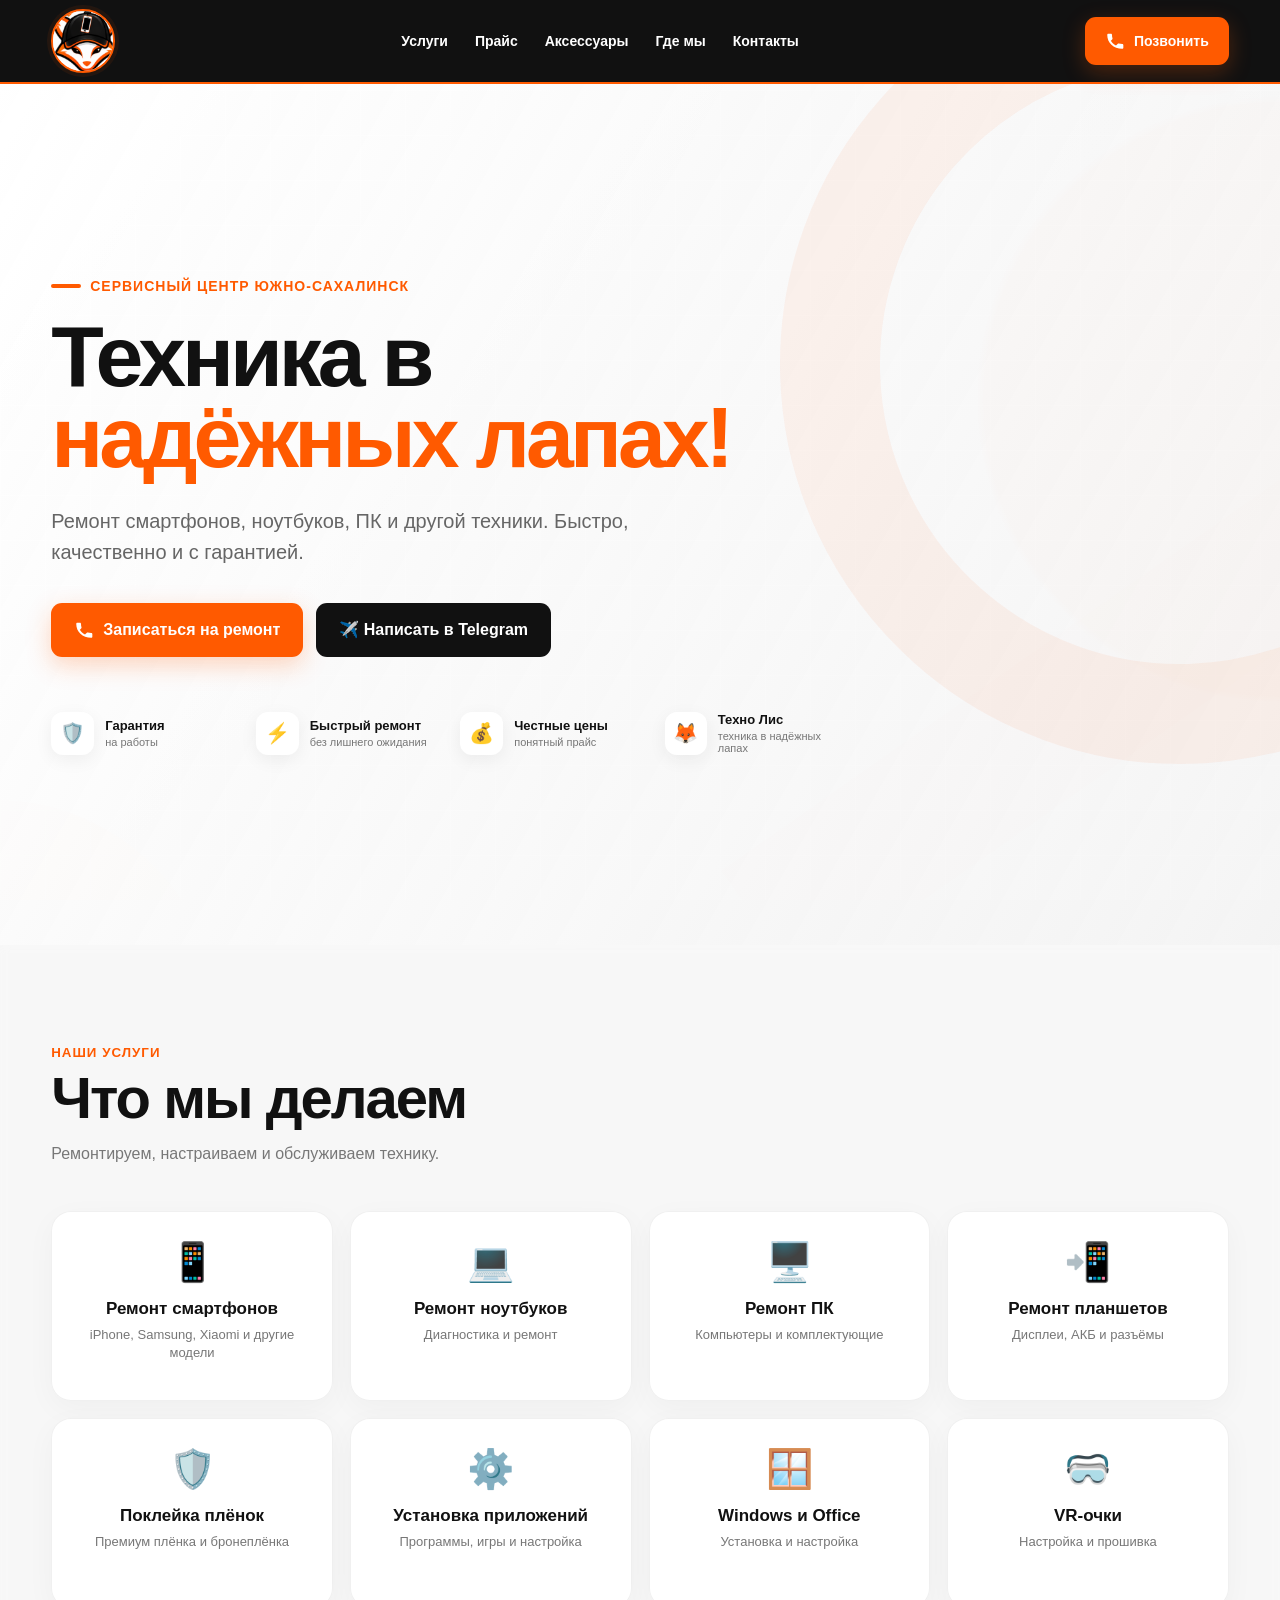
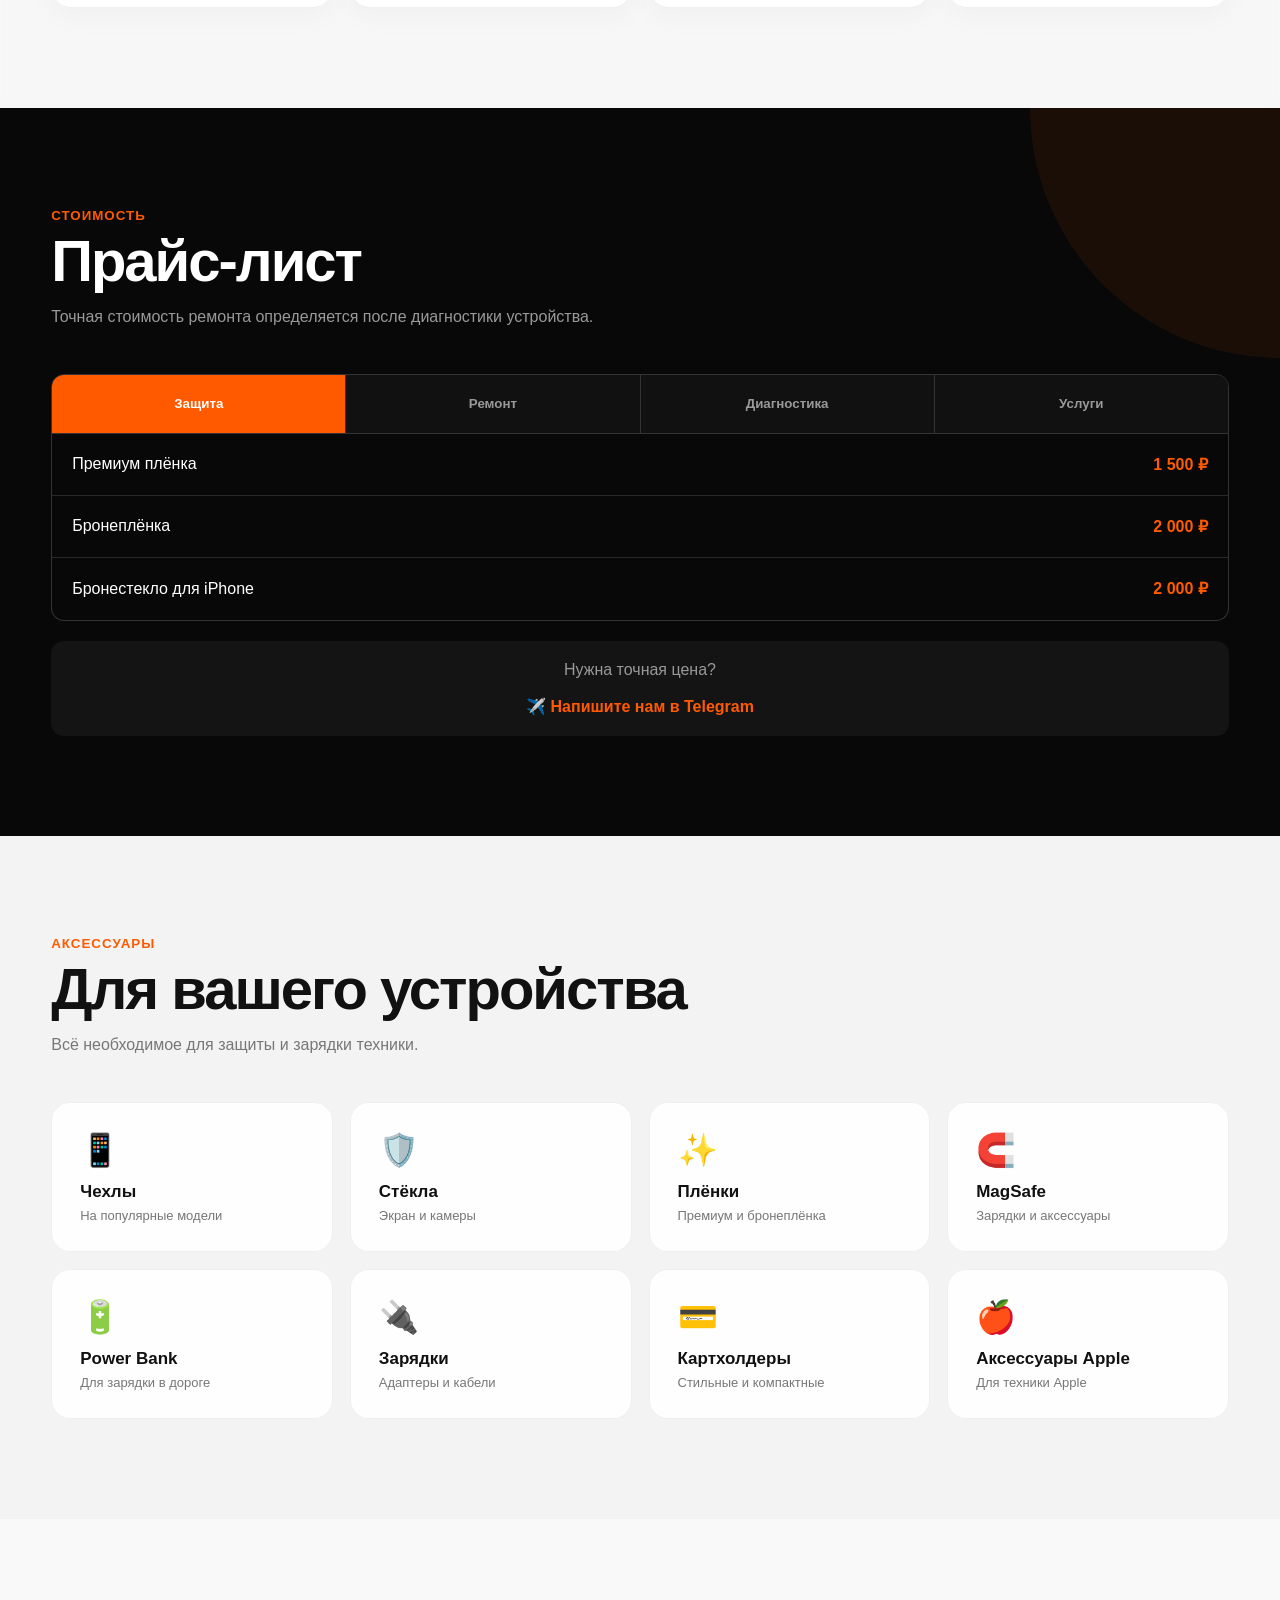
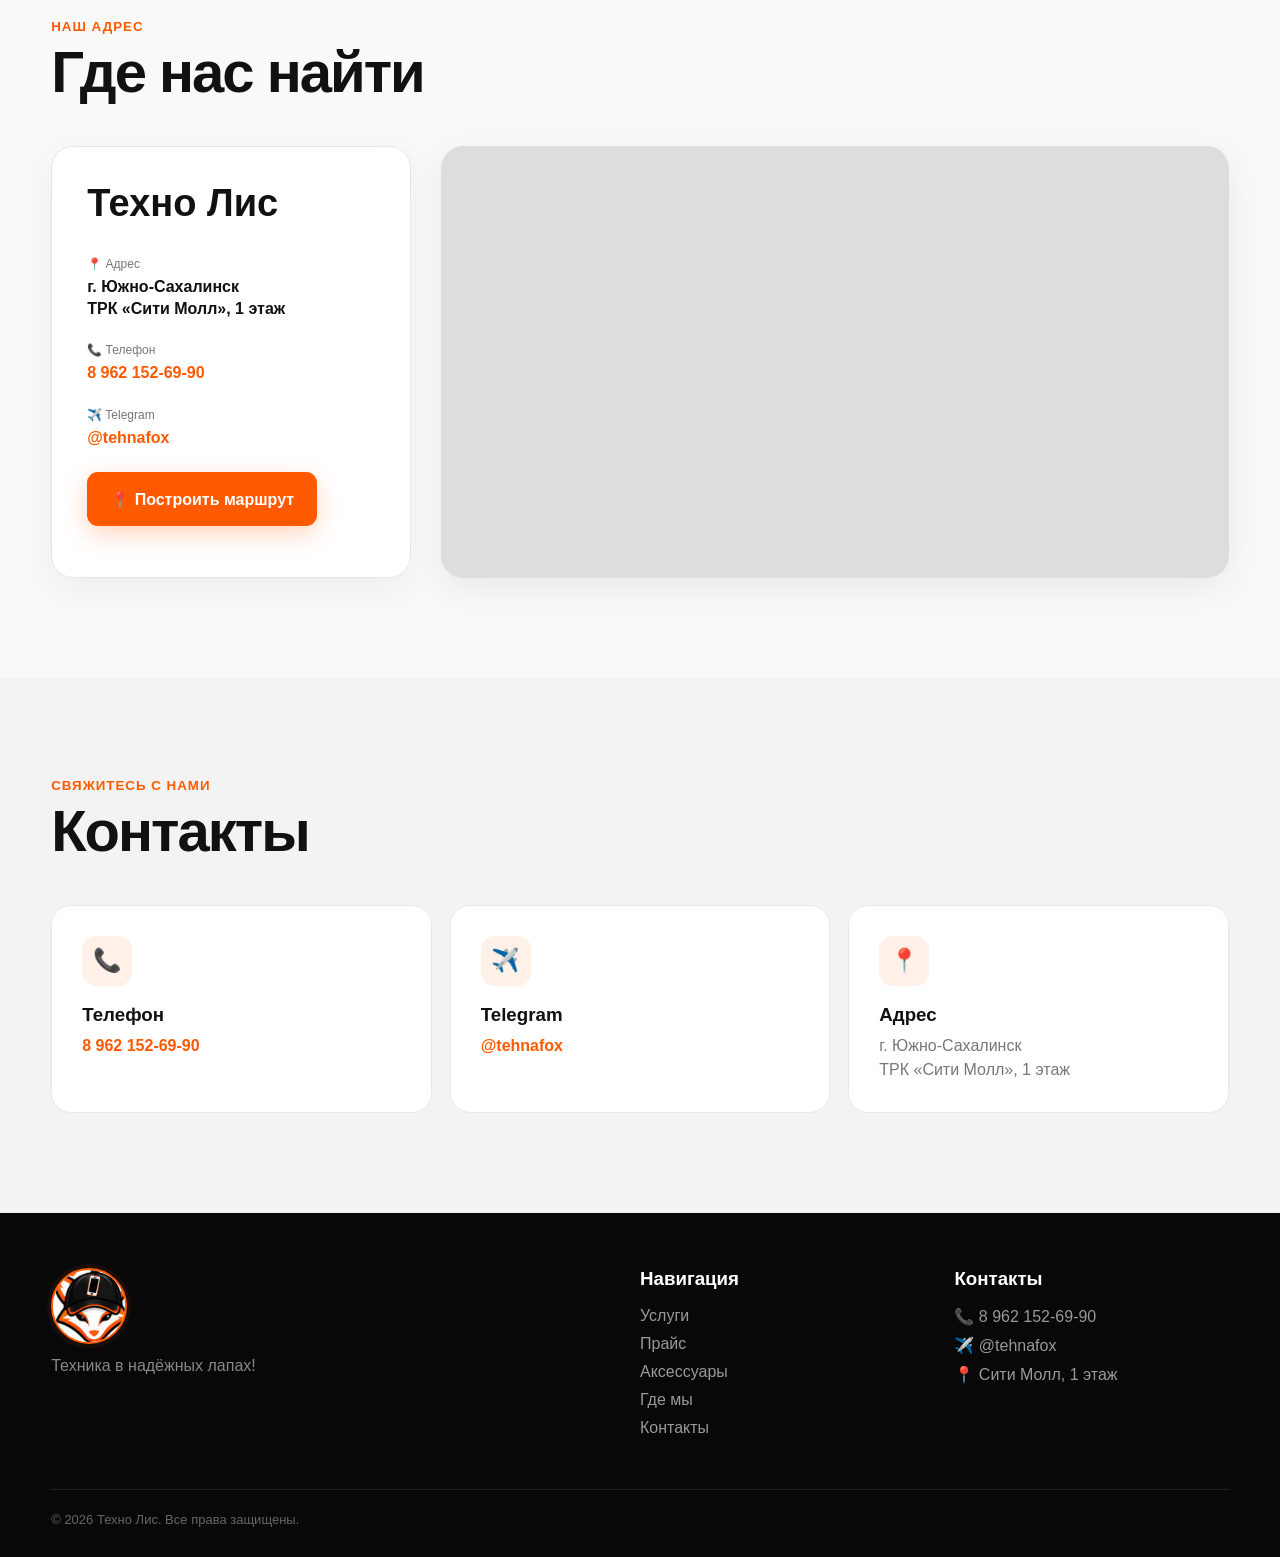
<file: index.html>
<!DOCTYPE html>
<html lang="ru">

<head>

<meta charset="UTF-8">

<meta name="viewport" content="width=device-width, initial-scale=1.0">

<meta name="theme-color" content="#ff5a00">

<title>Техно Лис — ремонт техники в Южно-Сахалинске</title>

<meta name="description"
content="Техно Лис — ремонт смартфонов, ноутбуков, ПК и другой техники в Южно-Сахалинске. ТРК Сити Молл, 1 этаж.">


<style>

/* =====================================================
   01. ОСНОВА
===================================================== */

* {
    margin: 0;
    padding: 0;
    box-sizing: border-box;
}

html {
    scroll-behavior: smooth;
}

body {

    font-family:
        Arial,
        Helvetica,
        sans-serif;

    color: #111;

    background: #eeeeee;

    overflow-x: hidden;
}

a {
    text-decoration: none;
    color: inherit;
}

button {
    font-family: inherit;
}

.container {

    width: min(1180px, 92%);

    margin: 0 auto;
}


/* =====================================================
   02. НОВЫЙ ФОН
===================================================== */

.site-background {

    position: fixed;

    inset: 0;

    z-index: -10;

    overflow: hidden;

    background:

        linear-gradient(
            135deg,
            #f8f8f8 0%,
            #eeeeee 50%,
            #f5f5f5 100%
        );
}


/* Технологичная сетка */

.site-background::before {

    content: "";

    position: absolute;

    inset: 0;

    opacity: .45;

    background-image:

        linear-gradient(
            rgba(255,255,255,.8) 1px,
            transparent 1px
        ),

        linear-gradient(
            90deg,
            rgba(255,255,255,.8) 1px,
            transparent 1px
        );

    background-size: 45px 45px;
}


/* Большой оранжевый круг */

.bg-circle-one {

    position: absolute;

    width: 600px;
    height: 600px;

    border-radius: 50%;

    right: -300px;
    top: 100px;

    background: #ff5a00;

    opacity: .055;

    filter: blur(2px);
}


/* Второй круг */

.bg-circle-two {

    position: absolute;

    width: 450px;
    height: 450px;

    border-radius: 50%;

    left: -230px;
    top: 800px;

    background: #ff5a00;

    opacity: .045;
}


/* Диагональная фигура */

.bg-line {

    position: absolute;

    width: 900px;
    height: 140px;

    right: -300px;
    top: 600px;

    background: #ff5a00;

    opacity: .025;

    transform: rotate(-35deg);
}


/* =====================================================
   03. HEADER
===================================================== */

header {

    position: sticky;

    top: 0;

    z-index: 1000;

    background:
        rgba(8,8,8,.96);

    border-bottom:
        2px solid #ff5a00;

    backdrop-filter:
        blur(12px);
}

.header-inner {

    min-height: 82px;

    display: flex;

    align-items: center;

    justify-content: space-between;

    gap: 25px;
}


/* =====================================================
   04. ЛОГОТИП
===================================================== */

.logo-circle {

    width: 64px;
    height: 64px;

    border-radius: 50%;

    overflow: hidden;

    background: #fff;

    border:
        2px solid #ff5a00;

    display: flex;

    align-items: center;

    justify-content: center;

    flex-shrink: 0;

    box-shadow:
        0 0 0 4px rgba(255,90,0,.08);
}

.logo-circle img {

    width: 100%;
    height: 100%;

    object-fit: cover;

    display: block;
}


/* =====================================================
   05. НАВИГАЦИЯ
===================================================== */

nav {

    display: flex;

    align-items: center;

    gap: 27px;
}

nav a {

    color: #fff;

    font-size: 14px;

    font-weight: 700;

    transition: .2s;
}

nav a:hover {

    color: #ff5a00;
}


/* =====================================================
   06. ИКОНКА ТЕЛЕФОНА
===================================================== */

.phone-icon {

    width: 20px;
    height: 20px;

    fill: currentColor;

    flex-shrink: 0;
}


/* =====================================================
   07. КНОПКА ПОЗВОНИТЬ
===================================================== */

.header-phone {

    display: inline-flex;

    align-items: center;

    justify-content: center;

    gap: 9px;

    min-height: 48px;

    padding:
        0 20px;

    border-radius: 11px;

    background: #ff5a00;

    color: #fff;

    font-size: 14px;

    font-weight: 800;

    white-space: nowrap;

    box-shadow:
        0 7px 22px
        rgba(255,90,0,.25);

    transition:
        .25s;
}

.header-phone:hover {

    background: #fff;

    color: #111;

    transform:
        translateY(-2px);
}


/* =====================================================
   08. HERO
===================================================== */

.hero {

    position: relative;

    min-height: 680px;

    display: flex;

    align-items: center;

    overflow: hidden;

    background:

        linear-gradient(
            120deg,
            rgba(255,255,255,.93),
            rgba(245,245,245,.78)
        );
}


/* Декоративная диагональ */

.hero::after {

    content: "";

    position: absolute;

    width: 600px;
    height: 600px;

    right: -300px;
    top: -120px;

    border:
        100px solid
        rgba(255,90,0,.06);

    border-radius: 50%;

    transform:
        rotate(20deg);
}


/* Контент */

.hero-content {

    position: relative;

    z-index: 2;

    max-width: 800px;

    padding:
        90px 0;
}


/* Надпись */

.hero-label {

    display: inline-flex;

    align-items: center;

    gap: 9px;

    color: #ff5a00;

    font-size: 14px;

    font-weight: 900;

    text-transform: uppercase;

    letter-spacing: 1px;

    margin-bottom: 22px;
}

.hero-label::before {

    content: "";

    width: 30px;
    height: 4px;

    border-radius: 5px;

    background: #ff5a00;
}


/* Заголовок */

.hero h1 {

    font-size:
        clamp(48px, 8vw, 86px);

    line-height: .94;

    letter-spacing: -4px;

    margin-bottom: 28px;
}

.hero h1 span {

    color: #ff5a00;
}


/* Описание */

.hero p {

    max-width: 680px;

    color: #666;

    font-size: 20px;

    line-height: 1.55;

    margin-bottom: 35px;
}


/* =====================================================
   09. КНОПКИ HERO
===================================================== */

.buttons {

    display: flex;

    flex-wrap: wrap;

    gap: 13px;
}

.btn {

    min-height: 54px;

    display: inline-flex;

    align-items: center;

    justify-content: center;

    gap: 9px;

    padding:
        0 23px;

    border-radius: 11px;

    font-weight: 900;

    transition: .25s;

    cursor: pointer;
}

.btn-orange {

    background: #ff5a00;

    color: #fff;

    box-shadow:
        0 8px 25px
        rgba(255,90,0,.25);
}

.btn-orange:hover {

    transform:
        translateY(-3px);

    box-shadow:
        0 13px 30px
        rgba(255,90,0,.35);
}

.btn-black {

    background: #111;

    color: #fff;
}

.btn-black:hover {

    background: #222;

    transform:
        translateY(-3px);
}


/* =====================================================
   10. ПРЕИМУЩЕСТВА
===================================================== */

.advantages {

    display: grid;

    grid-template-columns:
        repeat(4,1fr);

    gap: 18px;

    margin-top: 55px;
}

.advantage {

    display: flex;

    align-items: center;

    gap: 11px;
}

.advantage-icon {

    width: 43px;
    height: 43px;

    display: flex;

    align-items: center;

    justify-content: center;

    border-radius: 12px;

    background: #fff;

    box-shadow:
        0 5px 18px
        rgba(0,0,0,.06);

    font-size: 20px;
}

.advantage strong {

    display: block;

    font-size: 13px;
}

.advantage span {

    display: block;

    color: #777;

    font-size: 11px;

    margin-top: 3px;
}


/* =====================================================
   11. СЕКЦИИ
===================================================== */

section {

    padding:
        100px 0;
}

.section-title {

    margin-bottom: 45px;
}

.section-title small {

    display: block;

    color: #ff5a00;

    font-weight: 900;

    text-transform: uppercase;

    letter-spacing: 1px;

    margin-bottom: 9px;
}

.section-title h2 {

    font-size:
        clamp(38px,5vw,58px);

    line-height: 1;

    letter-spacing: -2px;
}

.section-title p {

    max-width: 650px;

    color: #777;

    line-height: 1.5;

    margin-top: 15px;
}


/* =====================================================
   12. УСЛУГИ
===================================================== */

.services {

    background:
        rgba(255,255,255,.55);

    backdrop-filter:
        blur(5px);
}

.service-grid {

    display: grid;

    grid-template-columns:
        repeat(4,1fr);

    gap: 17px;
}

.service {

    min-height: 190px;

    padding: 28px 20px;

    border-radius: 20px;

    background:
        rgba(255,255,255,.92);

    border:
        1px solid rgba(0,0,0,.06);

    box-shadow:
        0 8px 30px
        rgba(0,0,0,.035);

    text-align: center;

    transition: .25s;
}

.service:hover {

    transform:
        translateY(-7px);

    border-color:
        rgba(255,90,0,.5);

    box-shadow:
        0 18px 35px
        rgba(0,0,0,.09);
}

.service-icon {

    font-size: 38px;

    margin-bottom: 15px;
}

.service h3 {

    font-size: 17px;

    margin-bottom: 7px;
}

.service p {

    color: #777;

    font-size: 13px;

    line-height: 1.4;
}


/* =====================================================
   13. ПРАЙС
===================================================== */

.price-section {

    position: relative;

    background: #080808;

    color: #fff;

    overflow: hidden;
}

.price-section::before {

    content: "";

    position: absolute;

    width: 500px;
    height: 500px;

    right: -250px;
    top: -250px;

    border-radius: 50%;

    background: #ff5a00;

    opacity: .08;
}

.price-section .container {

    position: relative;

    z-index: 2;
}

.price-section .section-title p {

    color: #999;
}

.price-tabs {

    display: flex;

    overflow-x: auto;

    border:
        1px solid #333;

    border-radius:
        13px 13px 0 0;

    scrollbar-width: none;
}

.price-tabs::-webkit-scrollbar {

    display: none;
}

.price-tab {

    flex: 1;

    min-width: 170px;

    min-height: 58px;

    border: none;

    border-right:
        1px solid #333;

    background: #111;

    color: #999;

    font-weight: 900;

    cursor: pointer;

    transition: .2s;
}

.price-tab:last-child {

    border-right: none;
}

.price-tab:hover,
.price-tab.active {

    background: #ff5a00;

    color: #fff;
}

.price-content {

    display: none;

    overflow: hidden;

    border:
        1px solid #333;

    border-top: none;

    border-radius:
        0 0 13px 13px;
}

.price-content.active {

    display: block;
}

.price-row {

    display: flex;

    align-items: center;

    justify-content: space-between;

    gap: 20px;

    min-height: 62px;

    padding:
        15px 20px;

    border-bottom:
        1px solid #292929;
}

.price-row:last-child {

    border-bottom: none;
}

.price-name {

    color: #eee;
}

.price-value {

    color: #ff5a00;

    font-weight: 900;

    white-space: nowrap;
}

.price-note {

    margin-top: 20px;

    padding: 20px;

    border-radius: 13px;

    background: #141414;

    color: #999;

    text-align: center;
}

.price-note a {

    color: #ff5a00;

    font-weight: 900;
}


/* =====================================================
   14. АКСЕССУАРЫ
===================================================== */

.accessories {

    background:
        rgba(245,245,245,.72);
}

.accessory-grid {

    display: grid;

    grid-template-columns:
        repeat(4,1fr);

    gap: 17px;
}

.accessory {

    padding: 28px;

    border-radius: 19px;

    background:
        rgba(255,255,255,.9);

    border:
        1px solid rgba(0,0,0,.06);

    transition: .25s;
}

.accessory:hover {

    transform:
        translateY(-5px);

    border-color:
        rgba(255,90,0,.5);
}

.accessory-icon {

    font-size: 32px;

    margin-bottom: 13px;
}

.accessory h3 {

    font-size: 17px;
}

.accessory p {

    color: #777;

    font-size: 13px;

    margin-top: 6px;
}


/* =====================================================
   15. МЕСТОПОЛОЖЕНИЕ
===================================================== */

.location {

    background:
        rgba(255,255,255,.65);
}

.location-grid {

    display: grid;

    grid-template-columns:
        360px 1fr;

    gap: 30px;
}

.location-info {

    padding: 35px;

    border-radius: 22px;

    background:
        rgba(255,255,255,.94);

    border:
        1px solid #e5e5e5;

    box-shadow:
        0 10px 35px
        rgba(0,0,0,.05);
}

.location-info h2 {

    font-size: 38px;

    margin-bottom: 32px;
}

.location-item {

    margin-bottom: 23px;
}

.location-item small {

    display: block;

    color: #777;

    font-size: 12px;

    margin-bottom: 5px;
}

.location-item strong {

    font-size: 16px;

    line-height: 1.4;
}

.location-item a {

    color: #ff5a00;
}

.map {

    min-height: 430px;

    overflow: hidden;

    border-radius: 22px;

    border:
        1px solid #ddd;

    background: #ddd;

    box-shadow:
        0 10px 35px
        rgba(0,0,0,.07);
}

.map iframe {

    display: block;

    width: 100%;
    height: 100%;

    min-height: 430px;

    border: 0;
}


/* =====================================================
   16. КОНТАКТЫ
===================================================== */

.contacts {

    background:
        rgba(245,245,245,.72);
}

.contact-grid {

    display: grid;

    grid-template-columns:
        repeat(3,1fr);

    gap: 18px;
}

.contact-card {

    padding: 30px;

    border-radius: 20px;

    background:
        rgba(255,255,255,.92);

    border:
        1px solid #e8e8e8;

    transition: .25s;
}

.contact-card:hover {

    transform:
        translateY(-5px);

    border-color:
        #ff5a00;
}

.contact-icon {

    width: 50px;
    height: 50px;

    display: flex;

    align-items: center;

    justify-content: center;

    border-radius: 14px;

    background:
        rgba(255,90,0,.09);

    font-size: 23px;

    margin-bottom: 18px;
}

.contact-card h3 {

    margin-bottom: 8px;
}

.contact-card p {

    color: #777;

    line-height: 1.5;
}

.contact-card a {

    color: #ff5a00;

    font-weight: 900;
}


/* =====================================================
   17. FOOTER
===================================================== */

footer {

    background: #080808;

    color: #fff;

    padding:
        55px 0 30px;
}

.footer-grid {

    display: grid;

    grid-template-columns:
        2fr 1fr 1fr;

    gap: 40px;
}

.footer-logo {

    width: 76px;
    height: 76px;
}

.footer-description {

    color: #888;

    margin-top: 13px;
}

.footer-column h3 {

    margin-bottom: 17px;
}

.footer-column a {

    display: block;

    color: #999;

    margin-bottom: 10px;

    transition: .2s;
}

.footer-column a:hover {

    color: #ff5a00;
}

.copyright {

    margin-top: 42px;

    padding-top: 22px;

    border-top:
        1px solid #222;

    color: #666;

    font-size: 13px;
}


/* =====================================================
   18. НИЖНЯЯ ПАНЕЛЬ ДЛЯ ТЕЛЕФОНА
===================================================== */

.mobile-bottom {

    display: none;
}


/* =====================================================
   19. АДАПТАЦИЯ
===================================================== */

@media(max-width:1000px) {

    nav {

        gap: 15px;
    }

    nav a {

        font-size: 12px;
    }

    .service-grid {

        grid-template-columns:
            repeat(2,1fr);
    }

    .accessory-grid {

        grid-template-columns:
            repeat(2,1fr);
    }

    .advantages {

        grid-template-columns:
            repeat(2,1fr);
    }

    .location-grid {

        grid-template-columns:
            1fr;
    }

    .map {

        min-height: 400px;
    }

    .contact-grid {

        grid-template-columns:
            repeat(3,1fr);
    }
}


/* =====================================================
   20. СМАРТФОН
===================================================== */

@media(max-width:700px) {

    body {

        padding-bottom: 72px;
    }

    header {

        position: sticky;
    }

    .header-inner {

        min-height: 70px;

        gap: 10px;
    }

    .logo-circle {

        width: 53px;
        height: 53px;
    }

    nav {

        display: none;
    }

    .header-phone {

        width: 47px;
        height: 47px;

        min-height: 47px;

        padding: 0;

        border-radius: 50%;
    }

    .header-phone span {

        display: none;
    }

    .header-phone .phone-icon {

        width: 22px;
        height: 22px;
    }


    /* HERO */

    .hero {

        min-height: 650px;
    }

    .hero-content {

        padding:
            70px 0;
    }

    .hero h1 {

        font-size:
            clamp(46px,14vw,66px);

        letter-spacing:
            -3px;
    }

    .hero p {

        font-size: 17px;
    }

    .buttons {

        display: grid;

        grid-template-columns:
            1fr;

        width: 100%;
    }

    .btn {

        width: 100%;

        min-height: 56px;
    }

    .advantages {

        grid-template-columns:
            1fr 1fr;

        gap: 20px 10px;

        margin-top: 40px;
    }

    .advantage-icon {

        width: 38px;
        height: 38px;

        font-size: 17px;
    }

    .advantage strong {

        font-size: 12px;
    }

    .advantage span {

        font-size: 10px;
    }


    /* SECTIONS */

    section {

        padding:
            70px 0;
    }

    .section-title {

        margin-bottom: 32px;
    }

    .section-title h2 {

        font-size: 39px;

        letter-spacing:
            -1.5px;
    }


    /* УСЛУГИ */

    .service-grid {

        grid-template-columns:
            1fr 1fr;

        gap: 10px;
    }

    .service {

        min-height: 170px;

        padding:
            22px 12px;
    }

    .service-icon {

        font-size: 32px;
    }

    .service h3 {

        font-size: 14px;
    }

    .service p {

        font-size: 11px;
    }


    /* ПРАЙС */

    .price-tab {

        min-width: 145px;

        font-size: 12px;
    }

    .price-row {

        padding:
            14px;

        font-size: 13px;
    }


    /* АКСЕССУАРЫ */

    .accessory-grid {

        grid-template-columns:
            1fr 1fr;

        gap: 10px;
    }

    .accessory {

        padding: 22px 16px;
    }

    .accessory h3 {

        font-size: 14px;
    }

    .accessory p {

        font-size: 11px;
    }


    /* КАРТА */

    .location-info {

        padding: 25px;
    }

    .location-info h2 {

        font-size: 32px;
    }

    .map {

        min-height: 330px;
    }

    .map iframe {

        min-height: 330px;
    }


    /* КОНТАКТЫ */

    .contact-grid {

        grid-template-columns:
            1fr;
    }


    /* FOOTER */

    .footer-grid {

        grid-template-columns:
            1fr;
    }


    /* МОБИЛЬНАЯ ПАНЕЛЬ */

    .mobile-bottom {

        position: fixed;

        left: 0;
        right: 0;
        bottom: 0;

        height: 68px;

        z-index: 2000;

        display: grid;

        grid-template-columns:
            1fr 1fr;

        background:
            rgba(10,10,10,.97);

        border-top:
            2px solid #ff5a00;

        backdrop-filter:
            blur(12px);
    }

    .mobile-bottom a {

        display: flex;

        align-items: center;

        justify-content: center;

        gap: 8px;

        color: #fff;

        font-size: 13px;

        font-weight: 900;
    }

    .mobile-bottom a:first-child {

        background:
            #ff5a00;
    }

    .mobile-bottom svg {

        width: 21px;
        height: 21px;

        fill: currentColor;
    }
}


/* =====================================================
   21. ОЧЕНЬ МАЛЕНЬКИЕ ЭКРАНЫ
===================================================== */

@media(max-width:380px) {

    .hero h1 {

        font-size: 43px;
    }

    .service-grid,
    .accessory-grid {

        gap: 7px;
    }

    .service {

        padding:
            18px 8px;
    }

    .accessory {

        padding:
            18px 12px;
    }

    .price-row {

        font-size: 12px;
    }
}

</style>

</head>


<body>


<!-- =====================================================
     ФОН
===================================================== -->

<div class="site-background">

    <div class="bg-circle-one"></div>

    <div class="bg-circle-two"></div>

    <div class="bg-line"></div>

</div>


<!-- =====================================================
     HEADER
===================================================== -->

<header>

<div class="container header-inner">


<a href="#">

<div class="logo-circle">

<img
src="logo-circle.png"
alt="Техно Лис"
>

</div>

</a>


<nav>

<a href="#services">
Услуги
</a>

<a href="#price">
Прайс
</a>

<a href="#accessories">
Аксессуары
</a>

<a href="#location">
Где мы
</a>

<a href="#contacts">
Контакты
</a>

</nav>


<a
class="header-phone"
href="tel:+79621526990"
>

<svg
class="phone-icon"
viewBox="0 0 24 24"
aria-hidden="true"
>

<path d="
M6.6 10.8
c1.4 2.8 3.7 5.2 6.6 6.6
l2.2-2.2
c.3-.3.8-.4 1.2-.2
1.3.4 2.7.6 4.1.6
.7 0 1.3.6 1.3 1.3
V20
c0 .7-.6 1.3-1.3 1.3
C10.1 21.3 2.7 13.9 2.7 4.7
2.7 4 3.3 3.4 4 3.4
h3.1
c.7 0 1.3.6 1.3 1.3
0 1.4.2 2.8.6 4.1
.1.4 0 .9-.2 1.2
l-2.2 2.2z
"/>

</svg>

<span>
Позвонить
</span>

</a>


</div>

</header>


<!-- =====================================================
     HERO
===================================================== -->

<section class="hero">

<div class="container">

<div class="hero-content">


<div class="hero-label">

Сервисный центр
Южно-Сахалинск

</div>


<h1>

Техника

в <span>надёжных
лапах!</span>

</h1>


<p>

Ремонт смартфонов, ноутбуков,
ПК и другой техники.

Быстро, качественно
и с гарантией.

</p>


<div class="buttons">


<a
class="btn btn-orange"
href="tel:+79621526990"
>

<svg
class="phone-icon"
viewBox="0 0 24 24"
aria-hidden="true"
>

<path d="
M6.6 10.8
c1.4 2.8 3.7 5.2 6.6 6.6
l2.2-2.2
c.3-.3.8-.4 1.2-.2
1.3.4 2.7.6 4.1.6
.7 0 1.3.6 1.3 1.3
V20
c0 .7-.6 1.3-1.3 1.3
C10.1 21.3 2.7 13.9 2.7 4.7
2.7 4 3.3 3.4 4 3.4
h3.1
c.7 0 1.3.6 1.3 1.3
0 1.4.2 2.8.6 4.1
.1.4 0 .9-.2 1.2
l-2.2 2.2z
"/>

</svg>

Записаться на ремонт

</a>


<a
class="btn btn-black"
href="https://t.me/tehnafox"
target="_blank"
>

✈️

Написать в Telegram

</a>


</div>


<div class="advantages">


<div class="advantage">

<div class="advantage-icon">
🛡️
</div>

<div>

<strong>
Гарантия
</strong>

<span>
на работы
</span>

</div>

</div>


<div class="advantage">

<div class="advantage-icon">
⚡
</div>

<div>

<strong>
Быстрый ремонт
</strong>

<span>
без лишнего ожидания
</span>

</div>

</div>


<div class="advantage">

<div class="advantage-icon">
💰
</div>

<div>

<strong>
Честные цены
</strong>

<span>
понятный прайс
</span>

</div>

</div>


<div class="advantage">

<div class="advantage-icon">
🦊
</div>

<div>

<strong>
Техно Лис
</strong>

<span>
техника в надёжных лапах
</span>

</div>

</div>


</div>


</div>

</div>

</section>


<!-- =====================================================
     УСЛУГИ
===================================================== -->

<section
class="services"
id="services"
>

<div class="container">


<div class="section-title">

<small>
Наши услуги
</small>

<h2>
Что мы делаем
</h2>

<p>
Ремонтируем, настраиваем
и обслуживаем технику.
</p>

</div>


<div class="service-grid">


<div class="service">

<div class="service-icon">
📱
</div>

<h3>
Ремонт смартфонов
</h3>

<p>
iPhone, Samsung, Xiaomi
и другие модели
</p>

</div>


<div class="service">

<div class="service-icon">
💻
</div>

<h3>
Ремонт ноутбуков
</h3>

<p>
Диагностика и ремонт
</p>

</div>


<div class="service">

<div class="service-icon">
🖥️
</div>

<h3>
Ремонт ПК
</h3>

<p>
Компьютеры и комплектующие
</p>

</div>


<div class="service">

<div class="service-icon">
📲
</div>

<h3>
Ремонт планшетов
</h3>

<p>
Дисплеи, АКБ и разъёмы
</p>

</div>


<div class="service">

<div class="service-icon">
🛡️
</div>

<h3>
Поклейка плёнок
</h3>

<p>
Премиум плёнка
и бронеплёнка
</p>

</div>


<div class="service">

<div class="service-icon">
⚙️
</div>

<h3>
Установка приложений
</h3>

<p>
Программы, игры
и настройка
</p>

</div>


<div class="service">

<div class="service-icon">
🪟
</div>

<h3>
Windows и Office
</h3>

<p>
Установка и настройка
</p>

</div>


<div class="service">

<div class="service-icon">
🥽
</div>

<h3>
VR-очки
</h3>

<p>
Настройка и прошивка
</p>

</div>


</div>

</div>

</section>


<!-- =====================================================
     ПРАЙС
===================================================== -->

<section
class="price-section"
id="price"
>

<div class="container">


<div class="section-title">

<small>
Стоимость
</small>

<h2>
Прайс-лист
</h2>

<p>
Точная стоимость ремонта определяется
после диагностики устройства.
</p>

</div>


<div class="price-tabs">


<button
class="price-tab active"
onclick="openPrice(event,'protection')"
>

Защита

</button>


<button
class="price-tab"
onclick="openPrice(event,'repair')"
>

Ремонт

</button>


<button
class="price-tab"
onclick="openPrice(event,'diagnostics')"
>

Диагностика

</button>


<button
class="price-tab"
onclick="openPrice(event,'service')"
>

Услуги

</button>


</div>


<div
class="price-content active"
id="protection"
>


<div class="price-row">

<span>
Премиум плёнка
</span>

<span class="price-value">
1 500 ₽
</span>

</div>


<div class="price-row">

<span>
Бронеплёнка
</span>

<span class="price-value">
2 000 ₽
</span>

</div>


<div class="price-row">

<span>
Бронестекло для iPhone
</span>

<span class="price-value">
2 000 ₽
</span>

</div>


</div>


<div
class="price-content"
id="repair"
>


<div class="price-row">

<span>
Ремонт смартфона
</span>

<span class="price-value">
от 3 000 ₽
</span>

</div>


<div class="price-row">

<span>
Ремонт ноутбука
</span>

<span class="price-value">
от 4 000 ₽
</span>

</div>


<div class="price-row">

<span>
Ремонт планшета
</span>

<span class="price-value">
от 3 500 ₽
</span>

</div>


</div>


<div
class="price-content"
id="diagnostics"
>


<div class="price-row">

<span>
Консультация / диагностика
</span>

<span class="price-value">
БЕСПЛАТНО
</span>

</div>


<div class="price-row">

<span>
Диагностика со вскрытием
</span>

<span class="price-value">
от 1 000 ₽
</span>

</div>


</div>


<div
class="price-content"
id="service"
>


<div class="price-row">

<span>
Чистка динамиков и разъёмов
</span>

<span class="price-value">
800 ₽
</span>

</div>


<div class="price-row">

<span>
Установка приложений
</span>

<span class="price-value">
от 1 000 ₽
</span>

</div>


<div class="price-row">

<span>
Перепрошивка устройства
</span>

<span class="price-value">
от 2 000 ₽
</span>

</div>


<div class="price-row">

<span>
Установка Windows и Office
</span>

<span class="price-value">
2 000 ₽
</span>

</div>


</div>


<div class="price-note">

Нужна точная цена?

<br><br>

<a
href="https://t.me/tehnafox"
target="_blank"
>

✈️ Напишите нам в Telegram

</a>

</div>


</div>

</section>


<!-- =====================================================
     АКСЕССУАРЫ
===================================================== -->

<section
class="accessories"
id="accessories"
>

<div class="container">


<div class="section-title">

<small>
Аксессуары
</small>

<h2>
Для вашего устройства
</h2>

<p>
Всё необходимое для защиты
и зарядки техники.
</p>

</div>


<div class="accessory-grid">


<div class="accessory">

<div class="accessory-icon">
📱
</div>

<h3>
Чехлы
</h3>

<p>
На популярные модели
</p>

</div>


<div class="accessory">

<div class="accessory-icon">
🛡️
</div>

<h3>
Стёкла
</h3>

<p>
Экран и камеры
</p>

</div>


<div class="accessory">

<div class="accessory-icon">
✨
</div>

<h3>
Плёнки
</h3>

<p>
Премиум и бронеплёнка
</p>

</div>


<div class="accessory">

<div class="accessory-icon">
🧲
</div>

<h3>
MagSafe
</h3>

<p>
Зарядки и аксессуары
</p>

</div>


<div class="accessory">

<div class="accessory-icon">
🔋
</div>

<h3>
Power Bank
</h3>

<p>
Для зарядки в дороге
</p>

</div>


<div class="accessory">

<div class="accessory-icon">
🔌
</div>

<h3>
Зарядки
</h3>

<p>
Адаптеры и кабели
</p>

</div>


<div class="accessory">

<div class="accessory-icon">
💳
</div>

<h3>
Картхолдеры
</h3>

<p>
Стильные и компактные
</p>

</div>


<div class="accessory">

<div class="accessory-icon">
🍎
</div>

<h3>
Аксессуары Apple
</h3>

<p>
Для техники Apple
</p>

</div>


</div>

</div>

</section>


<!-- =====================================================
     ГДЕ МЫ
===================================================== -->

<section
class="location"
id="location"
>

<div class="container">


<div class="section-title">

<small>
Наш адрес
</small>

<h2>
Где нас найти
</h2>

</div>


<div class="location-grid">


<div class="location-info">


<h2>
Техно Лис
</h2>


<div class="location-item">

<small>
📍 Адрес
</small>

<strong>

г. Южно-Сахалинск<br>

ТРК «Сити Молл», 1 этаж

</strong>

</div>


<div class="location-item">

<small>
📞 Телефон
</small>

<strong>

<a href="tel:+79621526990">

8 962 152-69-90

</a>

</strong>

</div>


<div class="location-item">

<small>
✈️ Telegram
</small>

<strong>

<a
href="https://t.me/tehnafox"
target="_blank"
>

@tehnafox

</a>

</strong>

</div>


<a
class="btn btn-orange"
href="https://www.google.com/maps/search/?api=1&query=ТРК+Сити+Молл+Южно-Сахалинск"
target="_blank"
>

📍 Построить маршрут

</a>


</div>


<div class="map">

<iframe
src="https://www.google.com/maps?q=ТРК%20Сити%20Молл%20Южно-Сахалинск&output=embed"
loading="lazy"
title="Техно Лис на карте">
</iframe>

</div>


</div>

</div>

</section>


<!-- =====================================================
     КОНТАКТЫ
===================================================== -->

<section
class="contacts"
id="contacts"
>

<div class="container">


<div class="section-title">

<small>
Свяжитесь с нами
</small>

<h2>
Контакты
</h2>

</div>


<div class="contact-grid">


<div class="contact-card">

<div class="contact-icon">
📞
</div>

<h3>
Телефон
</h3>

<p>

<a href="tel:+79621526990">

8 962 152-69-90

</a>

</p>

</div>


<div class="contact-card">

<div class="contact-icon">
✈️
</div>

<h3>
Telegram
</h3>

<p>

<a
href="https://t.me/tehnafox"
target="_blank"
>

@tehnafox

</a>

</p>

</div>


<div class="contact-card">

<div class="contact-icon">
📍
</div>

<h3>
Адрес
</h3>

<p>

г. Южно-Сахалинск<br>

ТРК «Сити Молл», 1 этаж

</p>

</div>


</div>

</div>

</section>


<!-- =====================================================
     FOOTER
===================================================== -->

<footer>

<div class="container">


<div class="footer-grid">


<div>

<div class="logo-circle footer-logo">

<img
src="logo-circle.png"
alt="Техно Лис"
>

</div>


<p class="footer-description">

Техника в надёжных лапах!

</p>

</div>


<div class="footer-column">

<h3>
Навигация
</h3>

<a href="#services">
Услуги
</a>

<a href="#price">
Прайс
</a>

<a href="#accessories">
Аксессуары
</a>

<a href="#location">
Где мы
</a>

<a href="#contacts">
Контакты
</a>

</div>


<div class="footer-column">

<h3>
Контакты
</h3>

<a href="tel:+79621526990">

📞 8 962 152-69-90

</a>

<a
href="https://t.me/tehnafox"
target="_blank"
>

✈️ @tehnafox

</a>

<a href="#location">

📍 Сити Молл, 1 этаж

</a>

</div>


</div>


<div class="copyright">

© 2026 Техно Лис.
Все права защищены.

</div>


</div>

</footer>


<!-- =====================================================
     МОБИЛЬНАЯ НИЖНЯЯ ПАНЕЛЬ
===================================================== -->

<div class="mobile-bottom">


<a
href="tel:+79621526990"
>

<svg
viewBox="0 0 24 24"
aria-hidden="true"
>

<path d="
M6.6 10.8
c1.4 2.8 3.7 5.2 6.6 6.6
l2.2-2.2
c.3-.3.8-.4 1.2-.2
1.3.4 2.7.6 4.1.6
.7 0 1.3.6 1.3 1.3
V20
c0 .7-.6 1.3-1.3 1.3
C10.1 21.3 2.7 13.9 2.7 4.7
2.7 4 3.3 3.4 4 3.4
h3.1
c.7 0 1.3.6 1.3 1.3
0 1.4.2 2.8.6 4.1
.1.4 0 .9-.2 1.2
l-2.2 2.2z
"/>

</svg>

Позвонить

</a>


<a
href="https://t.me/tehnafox"
target="_blank"
>

✈️

Telegram

</a>


</div>


<!-- =====================================================
     JAVASCRIPT
===================================================== -->

<script>

function openPrice(event, category) {


    const tabs =
        document.querySelectorAll(".price-tab");


    const contents =
        document.querySelectorAll(".price-content");


    tabs.forEach(function(tab) {

        tab.classList.remove("active");

    });


    contents.forEach(function(content) {

        content.classList.remove("active");

    });


    event.currentTarget
        .classList
        .add("active");


    document
        .getElementById(category)
        .classList
        .add("active");

}

</script>


</body>

</html>
</file>
